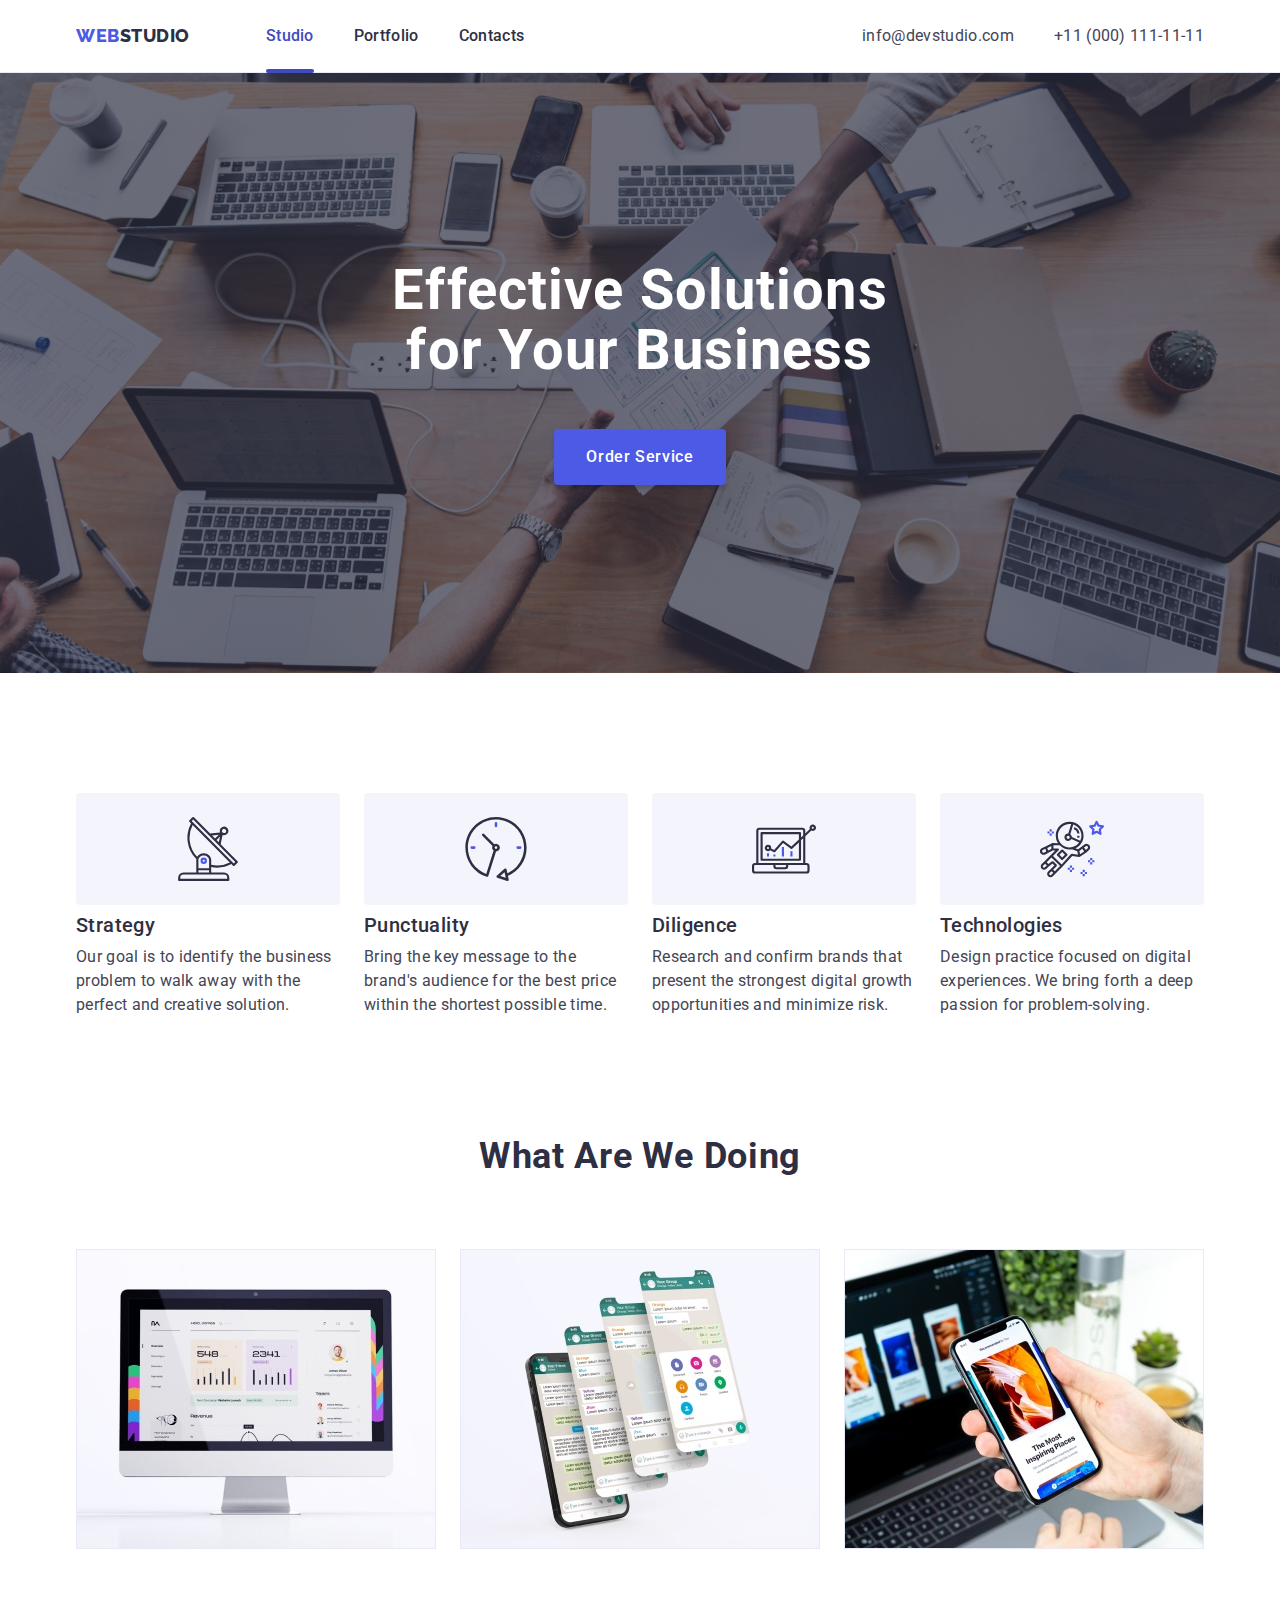
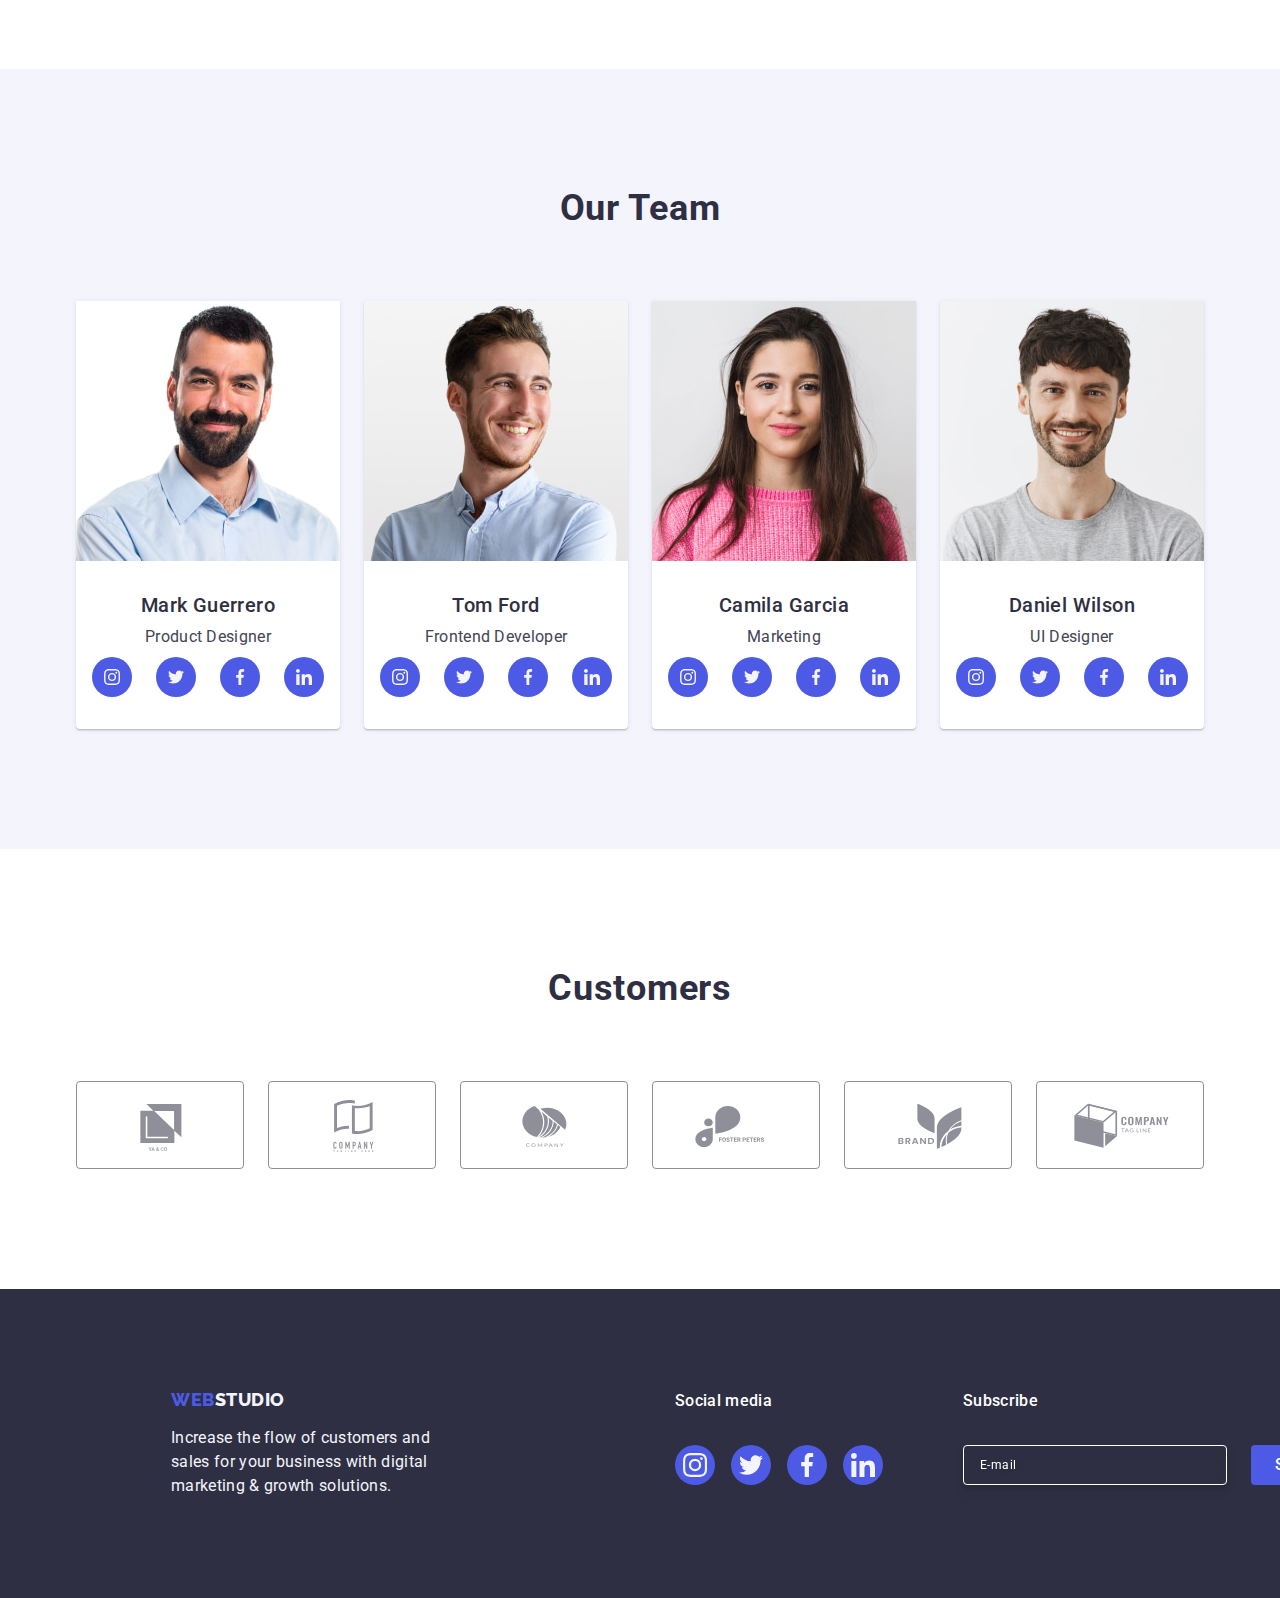
<file: index.html>
<!DOCTYPE html>
<html lang="en">
  <head>
    <meta charset="UTF-8" />
    <meta http-equiv="X-UA-Compatible" content="IE=edge" />
    <meta name="viewport" content="width=device-width, initial-scale=1.0" />
    <title>Web Studio</title>
    <meta name="discription" content="Effective Solutions for Your Business" />
    <!-- Fons -->
    <link rel="preconnect" href="https://fonts.googleapis.com" />
    <link rel="preconnect" href="https://fonts.gstatic.com" crossorigin />
    <link
      href="https://fonts.googleapis.com/css2?family=Raleway:wght@800&family=Roboto:wght@400;500;700;900&display=swap"
      rel="stylesheet"
    />
    <!-- Normalize -->
    <link
      rel="stylesheet"
      href="https://cdn.jsdelivr.net/npm/modern-normalize@2.0.0/modern-normalize.min.css"
    />
    <!-- Castom styles -->
    <link rel="stylesheet" href="./css/styles.css" />
  </head>
  <body class="page">
    <!-- Header section -->
    <header class="header">
      <div class="header-container container">
        <nav class="header-nav">
          <a class="header-logo link" href="./index.html"
            >Web<span class="studio-black">Studio</span></a
          >
          <ul class="list-nav list">
            <li>
              <a class="navigation-link active link" href="./index.html"
                >Studio</a
              >
            </li>
            <li>
              <a class="navigation-link link" href="./portfolio.html"
                >Portfolio</a
              >
            </li>
            <li><a class="navigation-link link" href="">Contacts</a></li>
          </ul>
        </nav>
        <address class="contacts">
          <ul class="address-list list">
            <li>
              <a class="contacts-address link" href="mailto:info@devstudio.com"
                >info@devstudio.com</a
              >
            </li>
            <li>
              <a class="contacts-address link" href="tel:+110001111111"
                >+11 (000) 111-11-11</a
              >
            </li>
          </ul>
        </address>
      </div>
    </header>
    <!-- Main block -->
    <main class="main">
      <!-- Hero section -->
      <section class="hero-section hero-img section">
        <div class="container">
          <h1 class="hero-section-title">
            Effective Solutions for Your Business
          </h1>
          <button class="hero-btn" type="button" data-modal-open>
            Order Service
          </button>
        </div>
      </section>
      <!-- Section 2 -->
      <section class="two-section section">
        <div class="container">
          <h2 class="visually-hidden">Our Portfolio</h2>
          <ul class="two-section-list list">
            <li class="two-section-item">
              <div class="features-icons">
                <svg class="icon" width="64" height="64">
                  <use href="./images/icons.svg#antenna"></use>
                </svg>
              </div>
              <h3 class="two-section-title">Strategy</h3>
              <p class="two-section-paragraph">
                Our goal is to identify the business problem to walk away with
                the perfect and creative solution.
              </p>
            </li>
            <li class="two-section-item">
              <div class="features-icons">
                <svg class="icon" width="64" height="64">
                  <use href="./images/icons.svg#clock"></use>
                </svg>
              </div>
              <h3 class="two-section-title">Punctuality</h3>
              <p class="two-section-paragraph">
                Bring the key message to the brand's audience for the best price
                within the shortest possible time.
              </p>
            </li>
            <li class="two-section-item">
              <div class="features-icons">
                <svg class="icon" width="64" height="64">
                  <use href="./images/icons.svg#diagram"></use>
                </svg>
              </div>
              <h3 class="two-section-title">Diligence</h3>
              <p class="two-section-paragraph">
                Research and confirm brands that present the strongest digital
                growth opportunities and minimize risk.
              </p>
            </li>
            <li class="two-section-item">
              <div class="features-icons">
                <svg class="icon" width="64" height="64">
                  <use href="./images/icons.svg#astronaut"></use>
                </svg>
              </div>
              <h3 class="two-section-title">Technologies</h3>
              <p class="two-section-paragraph">
                Design practice focused on digital experiences. We bring forth a
                deep passion for problem-solving.
              </p>
            </li>
          </ul>
        </div>
      </section>
      <!-- Section 3 -->
      <section class="three-section section">
        <div class="container">
          <h2 class="three-section-title">What are we doing</h2>
          <ul class="card-list-webstudio list">
            <li class="card-item-webstudio card">
              <img
                src="./images/webstudio-images/sec-2/img-1.jpg"
                alt="The Apple monobloc stands frontally"
                width="360"
                height="300"
              />
            </li>
            <li class="card-item-webstudio card">
              <img
                src="./images/webstudio-images/sec-2/img-2.jpg"
                alt="Drop-down screenshots from iPhone"
                width="360"
                height="300"
              />
            </li>
            <li class="card-item-webstudio card">
              <img
                src="./images/webstudio-images/sec-2/img-3.jpg"
                alt="A man holds an iPhone in his right hand"
                width="360"
                height="300"
              />
            </li>
          </ul>
        </div>
      </section>
      <!-- Section 4 -->
      <section class="four-section section">
        <div class="container">
          <h2 class="four-section-title">Our Team</h2>
          <ul class="list">
            <li class="our-team-list card">
              <img
                src="./images/webstudio-images/sec-3/img-1.jpg"
                alt="The man laughs"
                width="264"
                height="260"
              />
              <div class="team-card-content">
                <h3 class="four-section-name">Mark Guerrero</h3>
                <p class="four-section-team">Product Designer</p>
                <ul class="social-networks-list">
                  <li class="social-networks-item">
                    <a
                      class="social-networks-link"
                      href=""
                      aria-label="instagram"
                    >
                      <svg class="social-networks-icons" width="16" height="16">
                        <use href="./images/icons.svg#instagram"></use>
                      </svg>
                    </a>
                  </li>
                  <li class="social-networks-item">
                    <a
                      class="social-networks-link"
                      href=""
                      aria-label="twitter"
                    >
                      <svg class="social-networks-icons" width="16" height="16">
                        <use href="./images/icons.svg#twitter"></use>
                      </svg>
                    </a>
                  </li>
                  <li class="social-networks-item">
                    <a
                      class="social-networks-link"
                      href=""
                      aria-label="facebook"
                    >
                      <svg class="social-networks-icons" width="16" height="16">
                        <use href="./images/icons.svg#facebook"></use>
                      </svg>
                    </a>
                  </li>
                  <li class="social-networks-item">
                    <a
                      class="social-networks-link"
                      href=""
                      aria-label="linkedin"
                    >
                      <svg class="social-networks-icons" width="16" height="16">
                        <use href="./images/icons.svg#linkedin"></use>
                      </svg>
                    </a>
                  </li>
                </ul>
              </div>
            </li>
            <li class="our-team-list card">
              <img
                src="./images/webstudio-images/sec-3/img-2.jpg"
                alt="The man laughs"
                width="264"
                height="260"
              />
              <div class="team-card-content">
                <h3 class="four-section-name">Tom Ford</h3>
                <p class="four-section-team">Frontend Developer</p>
                <ul class="social-networks-list">
                  <li class="social-networks-item">
                    <a
                      class="social-networks-link"
                      href=""
                      aria-label="instagram"
                    >
                      <svg class="social-networks-icons" width="16" height="16">
                        <use href="./images/icons.svg#instagram"></use>
                      </svg>
                    </a>
                  </li>
                  <li class="social-networks-item">
                    <a
                      class="social-networks-link"
                      href=""
                      aria-label="twitter"
                    >
                      <svg class="social-networks-icons" width="16" height="16">
                        <use href="./images/icons.svg#twitter"></use>
                      </svg>
                    </a>
                  </li>
                  <li class="social-networks-item">
                    <a
                      class="social-networks-link"
                      href=""
                      aria-label="facebook"
                    >
                      <svg class="social-networks-icons" width="16" height="16">
                        <use href="./images/icons.svg#facebook"></use>
                      </svg>
                    </a>
                  </li>
                  <li class="social-networks-item">
                    <a
                      class="social-networks-link"
                      href=""
                      aria-label="linkedin"
                    >
                      <svg class="social-networks-icons" width="16" height="16">
                        <use href="./images/icons.svg#linkedin"></use>
                      </svg>
                    </a>
                  </li>
                </ul>
              </div>
            </li>
            <li class="our-team-list card">
              <img
                src="./images/webstudio-images/sec-3/img-3.jpg"
                alt="The woman laughs"
                width="264"
                height="260"
              />
              <div class="team-card-content">
                <h3 class="four-section-name">Camila Garcia</h3>
                <p class="four-section-team">Marketing</p>
                <ul class="social-networks-list">
                  <li class="social-networks-item">
                    <a
                      class="social-networks-link"
                      href=""
                      aria-label="instagram"
                    >
                      <svg class="social-networks-icons" width="16" height="16">
                        <use href="./images/icons.svg#instagram"></use>
                      </svg>
                    </a>
                  </li>
                  <li class="social-networks-item">
                    <a
                      class="social-networks-link"
                      href=""
                      aria-label="twitter"
                    >
                      <svg class="social-networks-icons" width="16" height="16">
                        <use href="./images/icons.svg#twitter"></use>
                      </svg>
                    </a>
                  </li>
                  <li class="social-networks-item">
                    <a
                      class="social-networks-link"
                      href=""
                      aria-label="facebook"
                    >
                      <svg class="social-networks-icons" width="16" height="16">
                        <use href="./images/icons.svg#facebook"></use>
                      </svg>
                    </a>
                  </li>
                  <li class="social-networks-item">
                    <a
                      class="social-networks-link"
                      href=""
                      aria-label="linkedin"
                    >
                      <svg class="social-networks-icons" width="16" height="16">
                        <use href="./images/icons.svg#linkedin"></use>
                      </svg>
                    </a>
                  </li>
                </ul>
              </div>
            </li>
            <li class="our-team-list card">
              <img
                src="./images/webstudio-images/sec-3/img-4.jpg"
                alt="The man laughs"
                width="264"
                height="260"
              />
              <div class="team-card-content">
                <h3 class="four-section-name">Daniel Wilson</h3>
                <p class="four-section-team">UI Designer</p>
                <ul class="social-networks-list">
                  <li class="social-networks-item">
                    <a
                      class="social-networks-link"
                      href=""
                      aria-label="instagram"
                    >
                      <svg class="social-networks-icons" width="16" height="16">
                        <use href="./images/icons.svg#instagram"></use>
                      </svg>
                    </a>
                  </li>
                  <li class="social-networks-item">
                    <a
                      class="social-networks-link"
                      href=""
                      aria-label="twitter"
                    >
                      <svg class="social-networks-icons" width="16" height="16">
                        <use href="./images/icons.svg#twitter"></use>
                      </svg>
                    </a>
                  </li>
                  <li class="social-networks-item">
                    <a
                      class="social-networks-link"
                      href=""
                      aria-label="facebook"
                    >
                      <svg class="social-networks-icons" width="16" height="16">
                        <use href="./images/icons.svg#facebook"></use>
                      </svg>
                    </a>
                  </li>
                  <li class="social-networks-item">
                    <a
                      class="social-networks-link"
                      href=""
                      aria-label="linkedin"
                    >
                      <svg class="social-networks-icons" width="16" height="16">
                        <use href="./images/icons.svg#linkedin"></use>
                      </svg>
                    </a>
                  </li>
                </ul>
              </div>
            </li>
          </ul>
        </div>
      </section>
      <!-- Сlients -->
      <section class="clients-section section">
        <div class="container">
          <h2 class="clients-title">Customers</h2>
          <ul class="clients-list">
            <li class="clients-item">
              <a class="clients-link" href="" aria-label="logo 1">
                <svg class="claiens-icon" width="104" height="56">
                  <use href="./images/icons.svg#customers-logo-1"></use>
                </svg>
              </a>
            </li>
            <li class="clients-item">
              <a class="clients-link" href="" aria-label="logo 2">
                <svg class="claiens-icon" width="104" height="56">
                  <use href="./images/icons.svg#customers-logo-2"></use>
                </svg>
              </a>
            </li>
            <li class="clients-item">
              <a class="clients-link" href="" aria-label="logo 3">
                <svg class="claiens-icon" width="104" height="56">
                  <use href="./images/icons.svg#customers-logo-3"></use>
                </svg>
              </a>
            </li>
            <li class="clients-item">
              <a class="clients-link" href="" aria-label="logo 4">
                <svg class="claiens-icon" width="104" height="56">
                  <use href="./images/icons.svg#customers-logo-4"></use>
                </svg>
              </a>
            </li>
            <li class="clients-item">
              <a class="clients-link" href="" aria-label="logo 5">
                <svg class="claiens-icon" width="104" height="56">
                  <use href="./images/icons.svg#customers-logo-5"></use>
                </svg>
              </a>
            </li>
            <li class="clients-item">
              <a class="clients-link" href="" aria-label="logo 6">
                <svg class="claiens-icon" width="104" height="56">
                  <use href="./images/icons.svg#customers-logo-6"></use>
                </svg>
              </a>
            </li>
          </ul>
        </div>
      </section>
    </main>
    <!-- Footer section -->
    <footer class="footer">
      <div class="footer-container container">
        <div class="footer-logo-container">
          <a href="./index.html" class="logo-text link"
            >Web<span class="studio-cloud">Studio</span></a
          >
          <p class="footer-info">
            Increase the flow of customers and sales for your business with
            digital marketing & growth solutions.
          </p>
        </div>
        <div class="footer-networks">
          <p class="footer-media">Social media</p>
          <ul class="footer-networks-list">
            <li class="footer-networks-item">
              <a class="list-networks" href="" aria-label="instagram">
                <svg class="footer-networks-icons" width="24" height="24">
                  <use href="./images/icons.svg#instagram"></use>
                </svg>
              </a>
            </li>
            <li class="footer-networks-item">
              <a class="list-networks" href="" aria-label="twitter">
                <svg class="footer-networks-icons" width="24" height="24">
                  <use href="./images/icons.svg#twitter"></use>
                </svg>
              </a>
            </li>
            <li class="footer-networks-item">
              <a class="list-networks" href="" aria-label="facebook">
                <svg class="footer-networks-icons" width="24" height="24">
                  <use href="./images/icons.svg#facebook"></use>
                </svg>
              </a>
            </li>
            <li class="footer-networks-item">
              <a class="list-networks" href="" aria-label="linkedin">
                <svg class="footer-networks-icons" width="24" height="24">
                  <use href="./images/icons.svg#linkedin"></use>
                </svg>
              </a>
            </li>
          </ul>
        </div>
        <div class="subscribe-div">
          <p class="footer-media">Subscribe</p>
          <form class="subscribe-form" name="subscribe_form">
            <label class="subscribe-form-label">
              <input
                class="subscribe-form-input"
                type="email"
                name="subscribe-form-email"
                placeholder="E-mail"
              />
            </label>
            <button class="subscribe-btn" type="submit">
              Subscribe
              <svg class="subscribe-form-icon" width="24" height="24">
                <use href="./images/icons.svg#frame"></use>
              </svg>
            </button>
          </form>
        </div>
      </div>
    </footer>
    <div class="backdrop is-hidden" data-modal>
      <div class="modal">
        <button class="modal-btn" type="button" data-modal-close>
          <svg class="modal-icon" width="8" height="8">
            <use href="./images/icons.svg#x-close"></use>
          </svg>
        </button>
        <p class="modal-caption">
          Leave your contacts and we will call you back
        </p>
        <form class="modal-form" name="review_form">
          <div class="modal-form-div">
            <label for="user-name" class="modal-form-field">Name</label>
            <div class="input-field">
              <input
                id="user-name"
                class="modal-form-input"
                type="text"
                name="user-name"
              />
              <svg class="modal-form-icon" width="18" height="24">
                <use href="./images/icons.svg#person-black"></use>
              </svg>
            </div>
          </div>
          <div class="modal-form-div">
            <label class="modal-form-field">Phone</label>
            <div class="input-field">
              <input
                class="modal-form-input"
                type="tel"
                name="user_phone"
                id="user_phone"
              />
              <svg class="modal-form-icon" width="18" height="24">
                <use href="./images/icons.svg#phone-black"></use>
              </svg>
            </div>
          </div>
          <div class="modal-form-div">
            <label class="modal-form-field" for="user_email">Email</label>
            <div class="input-field">
              <input
                class="modal-form-input"
                type="email"
                name="user_email"
                id="user_email"
              />
              <svg class="modal-form-icon" width="18" height="24">
                <use href="./images/icons.svg#email-black"></use>
              </svg>
            </div>
          </div>
          <div class="modal-form-div">
            <label class="modal-form-field" for="user-comment">Comment</label>
            <textarea
              id="user-comment"
              name="user-comment"
              class="modal-form-comment"
              placeholder="Text input"
            ></textarea>
          </div>
          <div class="checkbox-container">
            <input
              class="modal-form-checkbox visually-hidden"
              type="checkbox"
              name="user-privacy"
              id="user-privacy"
              value="true"
            />
            <label for="user-privacy" class="pp-text">
              <span class="modal-form-custom-checkbox">
                <svg class="modal-form-checkbox-icon" width="10" height="8">
                  <use href="./images/icons.svg#vector"></use>
                </svg>
              </span>
              I accept the terms and conditions of the
              <a class="modal-form-link" href="#">Privacy Policy</a>
            </label>
          </div>
          <button class="hero-btn" type="submit">Send</button>
        </form>
      </div>
    </div>
    <script src="./js/modal.js"></script>
  </body>
</html>
</file>
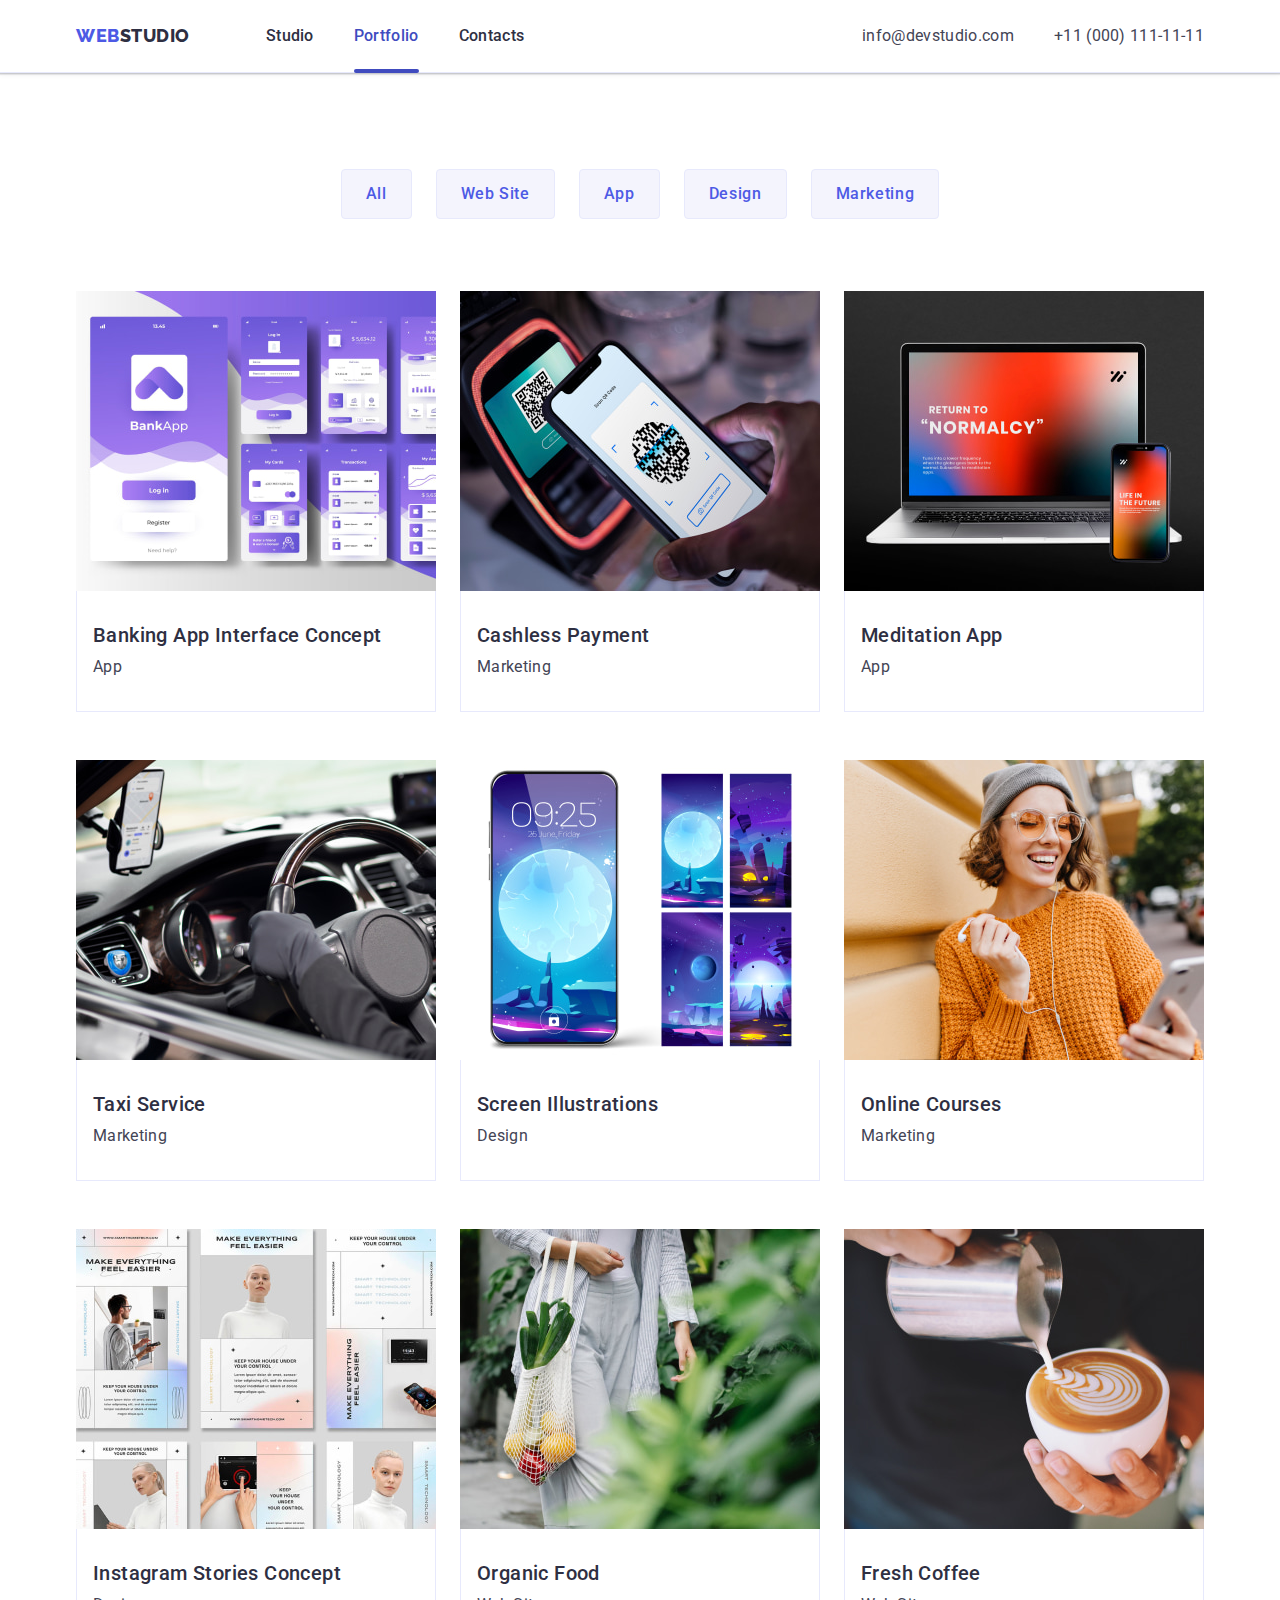
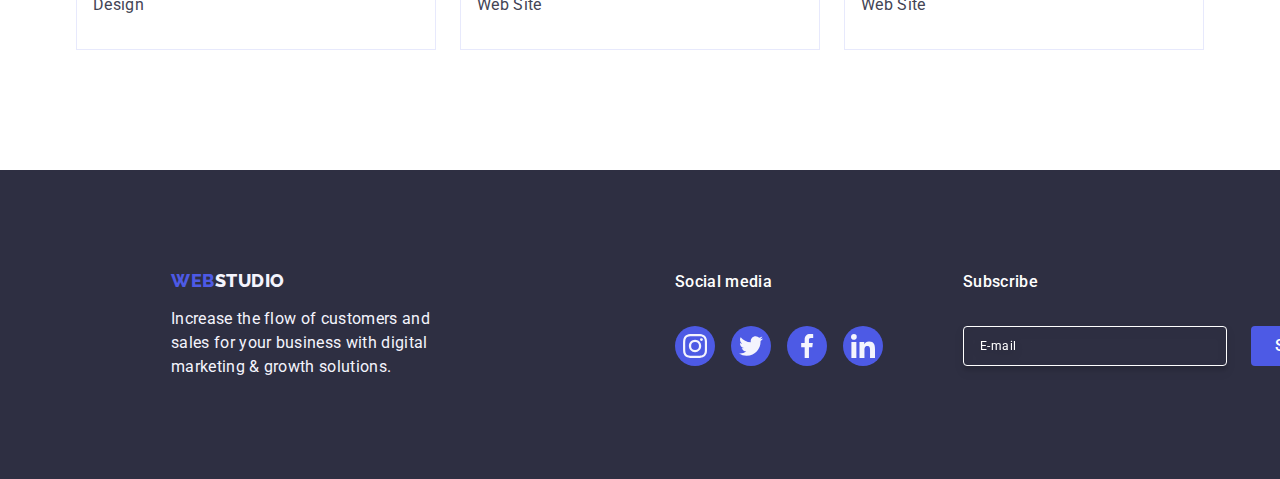
<file: portfolio.html>
<!DOCTYPE html>
<html lang="en">
  <head>
    <meta charset="UTF-8" />
    <meta name="viewport" content="width=device-width, initial-scale=1.0" />
    <title>Portfolio</title>
    <!-- Fons -->
    <link rel="preconnect" href="https://fonts.googleapis.com" />
    <link rel="preconnect" href="https://fonts.gstatic.com" crossorigin />
    <link
      href="https://fonts.googleapis.com/css2?family=Raleway:wght@800&family=Roboto:wght@400;500;700;900&display=swap"
      rel="stylesheet"
    />
    <!-- Normalize -->
    <link
      rel="stylesheet"
      href="https://cdn.jsdelivr.net/npm/modern-normalize@2.0.0/modern-normalize.min.css"
    />
    <!-- Castom styles -->
    <link rel="stylesheet" href="./css/styles.css" />
  </head>
  <body>
    <!-- Header section -->
    <header class="header">
      <div class="header-container container">
        <nav class="header-nav">
          <a class="header-logo header-link link" href="./index.html"
            >Web<span class="studio-black">Studio</span></a
          >
          <ul class="list-nav list">
            <li>
              <a class="navigation-link link" href="./index.html">Studio</a>
            </li>
            <li>
              <a class="navigation-link active link" href="./portfolio.html"
                >Portfolio</a
              >
            </li>
            <li><a class="navigation-link link" href="">Contacts</a></li>
          </ul>
        </nav>
        <address class="contacts">
          <ul class="address-list list">
            <li>
              <a class="contacts-address link" href="mailto:info@devstudio.com"
                >info@devstudio.com</a
              >
            </li>
            <li>
              <a class="contacts-address link" href="tel:+110001111111"
                >+11 (000) 111-11-11</a
              >
            </li>
          </ul>
        </address>
      </div>
    </header>
    <!-- Main block -->
    <main>
      <!--Section 1  -->
      <section class="section-btn section">
        <div class="container-card container">
          <h1 class="visually-hidden">Our Portfolio</h1>
          <ul class="portfolio-btn-list list">
            <li class="card">
              <button class="portfolio-btn" type="button">All</button>
            </li>
            <li class="card">
              <button class="portfolio-btn" type="button">Web Site</button>
            </li>
            <li class="card">
              <button class="portfolio-btn" type="button">App</button>
            </li>
            <li class="card">
              <button class="portfolio-btn" type="button">Design</button>
            </li>
            <li class="card">
              <button class="portfolio-btn" type="button">Marketing</button>
            </li>
          </ul>
          <ul class="portfolio-card list">
            <li class="portfolio-item">
              <a class="portfolio-link link-box link" href="">
                <div class="portfolio-wrapper">
                  <img
                    src="./images/portfolio-images/sec-3/img-1.jpg"
                    alt="Several screenshots showing the website registration menu."
                    width="360"
                    height="300"
                  />
                  <p class="overlay-text overlay">
                    14 Stylish and User-Friendly App Design Concepts · Task
                    Manager App · Calorie Tracker App · Exotic Fruit Ecommerce
                    App · Cloud Storage App
                  </p>
                </div>
                <div class="portfolio-page-card-content">
                  <h2 class="services">Banking App Interface Concept</h2>
                  <p class="occupation">App</p>
                </div>
              </a>
            </li>
            <li class="portfolio-item">
              <a class="portfolio-link link-box link" href="">
                <div class="portfolio-wrapper">
                  <img
                    src="./images/portfolio-images/sec-3/img-2.jpg"
                    alt="A person with an iPhone in his right hand is scanning a QR code"
                    width="360"
                    height="300"
                  />
                  <p class="overlay-text overlay">
                    14 Stylish and User-Friendly App Design Concepts · Task
                    Manager App · Calorie Tracker App · Exotic Fruit Ecommerce
                    App · Cloud Storage App
                  </p>
                </div>
                <div class="portfolio-page-card-content">
                  <h2 class="services">Cashless Payment</h2>
                  <p class="occupation">Marketing</p>
                </div>
              </a>
            </li>
            <li class="portfolio-item">
              <a class="portfolio-link link-box link" href="">
                <div class="portfolio-wrapper">
                  <img
                    src="./images/portfolio-images/sec-3/img-3.jpg"
                    alt="A MacBook and an iPhone with the company's logo on it."
                    width="360"
                    height="300"
                  />
                  <p class="overlay-text overlay">
                    14 Stylish and User-Friendly App Design Concepts · Task
                    Manager App · Calorie Tracker App · Exotic Fruit Ecommerce
                    App · Cloud Storage App
                  </p>
                </div>
                <div class="portfolio-page-card-content">
                  <h2 class="services">Meditation App</h2>
                  <p class="occupation">App</p>
                </div>
              </a>
            </li>
            <li class="portfolio-item">
              <a class="portfolio-link link-box link" href="">
                <div class="portfolio-wrapper">
                  <img
                    src="./images/portfolio-images/sec-4/img-1.jpg"
                    alt="A man in black gloves is driving a black car."
                    width="360"
                    height="300"
                  />
                  <p class="overlay-text overlay">
                    14 Stylish and User-Friendly App Design Concepts · Task
                    Manager App · Calorie Tracker App · Exotic Fruit Ecommerce
                    App · Cloud Storage App
                  </p>
                </div>
                <div class="portfolio-page-card-content">
                  <h2 class="services">Taxi Service</h2>
                  <p class="occupation">Marketing</p>
                </div>
              </a>
            </li>
            <li class="portfolio-item">
              <a class="portfolio-link link-box link" href="">
                <div class="portfolio-wrapper">
                  <img
                    src="./images/portfolio-images/sec-4/img-2.jpg"
                    alt="A smartphone on the screen of which the main page and several separate screenshots are displayed."
                    width="360"
                    height="300"
                  />
                  <p class="overlay-text overlay">
                    14 Stylish and User-Friendly App Design Concepts · Task
                    Manager App · Calorie Tracker App · Exotic Fruit Ecommerce
                    App · Cloud Storage App
                  </p>
                </div>
                <div class="portfolio-page-card-content">
                  <h2 class="services">Screen Illustrations</h2>
                  <p class="occupation">Design</p>
                </div>
              </a>
            </li>
            <li class="portfolio-item">
              <a class="portfolio-link link-box link" href="">
                <div class="portfolio-wrapper">
                  <img
                    src="./images/portfolio-images/sec-4/img-3.jpg"
                    alt="A girl in an orange sweater, a gray hat and glasses is listening to music and smiling."
                    width="360"
                    height="300"
                  />
                  <p class="overlay-text overlay">
                    14 Stylish and User-Friendly App Design Concepts · Task
                    Manager App · Calorie Tracker App · Exotic Fruit Ecommerce
                    App · Cloud Storage App
                  </p>
                </div>
                <div class="portfolio-page-card-content">
                  <h2 class="services">Online Courses</h2>
                  <p class="occupation">Marketing</p>
                </div>
              </a>
            </li>
            <li class="portfolio-item">
              <a class="portfolio-link link-box link" href="">
                <div class="portfolio-wrapper">
                  <img
                    src="./images/portfolio-images/sec-5/img-2.jpg"
                    alt="Six screenshots depicting a man and two women on a white background."
                    width="360"
                    height="300"
                  />
                  <p class="overlay-text overlay">
                    14 Stylish and User-Friendly App Design Concepts · Task
                    Manager App · Calorie Tracker App · Exotic Fruit Ecommerce
                    App · Cloud Storage App
                  </p>
                </div>
                <div class="portfolio-page-card-content">
                  <h2 class="services">Instagram Stories Concept</h2>
                  <p class="occupation">Design</p>
                </div>
              </a>
            </li>
            <li class="portfolio-item">
              <a class="portfolio-link link-box link" href="">
                <div class="portfolio-wrapper">
                  <img
                    src="./images/portfolio-images/sec-5/img-1.jpg"
                    alt="A woman in a gray dress carries a bag with fruits and vegetables."
                    width="360"
                    height="300"
                  />
                  <p class="overlay-text overlay">
                    14 Stylish and User-Friendly App Design Concepts · Task
                    Manager App · Calorie Tracker App · Exotic Fruit Ecommerce
                    App · Cloud Storage App
                  </p>
                </div>
                <div class="portfolio-page-card-content">
                  <h2 class="services">Organic Food</h2>
                  <p class="occupation">Web Site</p>
                </div>
              </a>
            </li>
            <li class="portfolio-item">
              <a class="portfolio-link link-box link" href="">
                <div class="portfolio-wrapper">
                  <img
                    src="./images/portfolio-images/sec-5/img-3.jpg"
                    alt="The man holds a cup of coffee in his hand and adds cream to it."
                    width="360"
                    height="300"
                  />
                  <p class="overlay-text overlay">
                    14 Stylish and User-Friendly App Design Concepts · Task
                    Manager App · Calorie Tracker App · Exotic Fruit Ecommerce
                    App · Cloud Storage App
                  </p>
                </div>
                <div class="portfolio-page-card-content">
                  <h2 class="services">Fresh Coffee</h2>
                  <p class="occupation">Web Site</p>
                </div>
              </a>
            </li>
          </ul>
        </div>
      </section>
    </main>
    <!-- Footer section -->
    <footer class="footer">
      <div class="footer-container container">
        <div class="footer-logo-container">
          <a href="./index.html" class="logo-text link"
            >Web<span class="studio-cloud">Studio</span></a
          >
          <p class="footer-info">
            Increase the flow of customers and sales for your business with
            digital marketing & growth solutions.
          </p>
        </div>
        <div class="footer-networks">
          <p class="footer-media">Social media</p>
          <ul class="footer-networks-list">
            <li class="footer-networks-item">
              <a class="list-networks" href="" aria-label="instagram">
                <svg class="footer-networks-icons" width="24" height="24">
                  <use href="./images/icons.svg#instagram"></use>
                </svg>
              </a>
            </li>
            <li class="footer-networks-item">
              <a class="list-networks" href="" aria-label="twitter">
                <svg class="footer-networks-icons" width="24" height="24">
                  <use href="./images/icons.svg#twitter"></use>
                </svg>
              </a>
            </li>
            <li class="footer-networks-item">
              <a class="list-networks" href="" aria-label="facebook">
                <svg class="footer-networks-icons" width="24" height="24">
                  <use href="./images/icons.svg#facebook"></use>
                </svg>
              </a>
            </li>
            <li class="footer-networks-item">
              <a class="list-networks" href="" aria-label="linkedin">
                <svg class="footer-networks-icons" width="24" height="24">
                  <use href="./images/icons.svg#linkedin"></use>
                </svg>
              </a>
            </li>
          </ul>
        </div>
        <div class="subscribe-div">
          <p class="footer-media">Subscribe</p>
          <form class="subscribe-form" name="subscribe_form">
            <label class="subscribe-form-label">
              <input
                class="subscribe-form-input"
                type="email"
                name="subscribe-form-email"
                placeholder="E-mail"
              />
            </label>
            <button class="subscribe-btn" type="submit">
              Subscribe
              <svg class="subscribe-form-icon" width="24" height="24">
                <use href="./images/icons.svg#frame"></use>
              </svg>
            </button>
          </form>
        </div>
      </div>
    </footer>
  </body>
</html>
</file>
<file: css/styles.css>
:root {
  --main-dark-cl: #2e2f42;
  --main-black-cl: #434455;
  --our-team-bg: #ffffff;
  --logo-accent-cl: #4d5ae5;
  --title-accent-cl: #404bbf;
  --cloud-cl: #f4f4fd;
  --header-border-cl: #e7e9fc;
  --clients-border: #8e8f99;
  --modal-bagraund: #fcfcfc;
  --modal-windov-bg: rgba(46, 47, 66, 0.4);
  --footer-networks-activ: #31d0aa;
}
/* Common styles */
body {
  font-family: "Roboto", sans-serif;
  font-size: 16px;
  color: var(--main-black-cl);
  background-color: var(--our-team-bg);
}
img {
  display: block;
  max-width: 100%;
  height: auto;
}
/* Base styles */
.header-container {
  justify-content: space-between;
  display: flex;
  align-items: center;
}
.conacts {
  display: flex;
  align-items: center;
}
.list {
  display: flex;
  align-items: center;
  gap: 24px;
}
.navigation {
  display: block;
  padding-top: 24px;
  padding-bottom: 24px;
}
.list-nav {
  display: flex;
  align-items: center;
  gap: 40px;
  text-align: center;
}
.address-list {
  display: flex;
  gap: 40px;
  justify-content: flex-end;
  align-items: center;
}
.two-section-item {
  flex-basis: calc((100% - 3 * 24px) / 4);
}
.two-section-list {
  display: flex;
  gap: 24px;
}
.two-section {
  padding: 120px 0;
}
.section {
  padding-bottom: 120px;
}
.container {
  max-width: 1158px;
  margin: 0 auto;
  padding: 0 15px;
}
.header {
  border-bottom: 1px solid #e7e9fc;
  background-color: var(--our-team-bg);
  box-shadow: 0px 2px 1px rgba(46, 47, 66, 0.08),
    0px 1px 1px rgba(46, 47, 66, 0.16), 0px 1px 6px rgba(46, 47, 66, 0.08);
}
.hero-section-title {
  max-width: 496px;
  margin: 0 auto;
  text-align: center;
  margin-bottom: 48px;
  font-size: 56px;
  font-weight: 496px;
  line-height: 1.07;
  letter-spacing: 0.02em;
}

.three-section {
}

.four-section {
  padding-top: 120px;
  padding-bottom: 120px;
  background-color: var(--cloud-cl);
}

/* Reset */
h1,
h2,
h3,
h4,
h5,
h6,
p {
  margin: 0;
}
link,
ul,
ol {
  list-style: none;
}
ul,
ol {
  list-style: none;
  margin: 0;
  padding: 0;
}
.link {
  text-decoration: none;
  display: block;
}
a {
  text-decoration: none;
  color: currentColor;
}
button {
  font-family: inherit;
  cursor: pointer;
}
.header-nav {
  display: flex;
  align-items: center;
}
.header-logo {
  font-family: "Raleway", sans-serif;
  font-style: normal;
  font-weight: 800;
  font-size: 18px;
  line-height: 1.17;
  letter-spacing: 0.03em;
  color: var(--logo-accent-cl);
  text-transform: uppercase;
  margin-right: 76px;
}
.header-link {
  display: block;
  padding-top: 24px;
  padding-bottom: 24px;
}
.studio-black {
  color: var(--main-dark-cl);
}
/* Header-nav-list */
.header-logo link {
  line-height: 1.5;
}
.navigation:hover,
.navigation:focus {
  color: var(--title-accent-cl);
}
.navigation-link {
  position: relative;
  font-weight: 500;
  font-size: 16px;
  line-height: 1.5;
  letter-spacing: 0.02em;
  color: var(--main-dark-cl);
  padding-top: 24px;
  padding-bottom: 24px;
  display: block;
  transition: color 250ms cubic-bezier(0.4, 0, 0.2, 1);
}
.active {
  color: var(--title-accent-cl);
}

.navigation-link:hover,
.navigation-link:focus {
  color: var(--title-accent-cl);
}

.navigation-link.active::after {
  content: "";
  display: block;
  width: 100%;
  height: 4px;
  border-radius: 2px;
  background-color: var(--title-accent-cl);
  position: absolute;
  bottom: 0;
  left: 0;
  bottom: -1px;
}
/* Conacts */
.contacts {
  font-style: normal;
}
.contacts-address:hover,
.contacts-address:focus {
  color: var(--title-accent-cl);
}
.contacts-address {
  font-family: "Roboto", sans-serif;
  font-style: normal;
  font-weight: 400;
  font-size: 16px;
  line-height: 1.5;
  letter-spacing: 0.02em;
  color: var(--main-black-cl);
  display: block;
  padding-top: 24px;
  padding-bottom: 24px;
  transition: color 250ms cubic-bezier(0.4, 0, 0.2, 1);
}
.hero-section {
  font-family: "Roboto", sans-serif;
  font-style: normal;
  font-weight: 700;
  font-size: 56px;
  line-height: 1.07;
  letter-spacing: 0.02em;
  color: #ffffff;
  background-color: var(--main-dark-cl);
  padding: 188px 0;
}

.hero-img {
  max-width: 1440px;
  margin: 0 auto;
  background-image: linear-gradient(
      to bottom,
      rgba(46, 47, 66, 0.7),
      rgba(46, 47, 66, 0.7)
    ),
    url(../images/webstudio-images/hero-sec/hero-img.jpg);
  background-repeat: no-repeat;
  background-position: center;
  background-size: cover;
}

.hero-btn {
  font-family: "Roboto", sans-serif;
  font-style: normal;
  font-weight: 500;
  font-size: 16px;
  line-height: 1.5;
  letter-spacing: 0.04em;
  color: var(--our-team-bg);
  background: var(--logo-accent-cl);
  cursor: pointer;
  display: block;
  margin: 0 auto;
  padding: 16px 32px;
  box-shadow: 0px 4px 4px rgba(0, 0, 0, 0.15);
  border-radius: 4px;
  min-height: 56px;
  min-width: 169px;
  border: none;
  transition: background-color 250ms cubic-bezier(0.4, 0, 0.2, 1);
}

.hero-btn:hover,
.hero-btn:focus {
  background: #404bbf;
}
.two-section-title {
  font-weight: 500;
  font-size: 20px;
  line-height: 1.2;
  letter-spacing: 0.02em;
  color: var(--main-dark-cl);
  margin-bottom: 8px;
}
.two-section-paragraph {
  font-size: 16px;
  line-height: 1.5;
  letter-spacing: 0.02em;
  color: var(--main-black-cl);
}

.three-section-title {
  font-weight: 700;
  font-size: 36px;
  line-height: 1.11;
  letter-spacing: 0.02em;
  text-transform: capitalize;
  color: var(--main-dark-cl);
  text-align: center;
}
.three-section-title {
  margin-bottom: 72px;
  gap: 24px;
}
.card-list-webstudio {
  display: flex;
  flex-wrap: wrap;
}
.card-item-webstudio {
  width: calc((100% - 24px * 2) / 3);
}
.four-section-title {
  font-family: "Roboto", sans-serif;
  font-style: normal;
  font-weight: 700;
  font-size: 36px;
  line-height: 1.11;
  letter-spacing: 0.02em;
  text-transform: capitalize;
  color: var(--main-dark-cl);
  text-align: center;
  margin-bottom: 72px;
}

.four-section-name {
  font-weight: 500;
  font-size: 20px;
  line-height: 1.2;
  letter-spacing: 0.02em;
  color: var(--main-dark-cl);
}
.four-section-name {
  margin-bottom: 8px;
}
.four-section-team {
  font-size: 16px;
  line-height: 1.5;
  letter-spacing: 0.02em;
  text-align: center;
  margin-bottom: 8px;
  color: var(--main-black-cl);
}
.team-card-content {
  text-align: center;
  padding: 32px 0;
}

.our-team-list {
  background-color: var(--our-team-bg);
  flex-basis: calc((100% - 3 * 24px) / 4);
  box-shadow: 0px 1px 6px rgba(46, 47, 66, 0.08),
    0px 1px 1px rgba(46, 47, 66, 0.16), 0px 2px 1px rgba(46, 47, 66, 0.08);
  border-radius: 0px 0px 4px 4px;
}

.logo-text {
  font-family: "Raleway", sans-serif;
  font-style: normal;
  font-weight: 800;
  font-size: 18px;
  line-height: 1.17;
  letter-spacing: 0.03em;
  display: inline-block;
  margin-bottom: 16px;
  text-transform: uppercase;
  color: var(--logo-accent-cl);
}

.footer {
  background-color: var(--main-dark-cl);
  padding: 100px 0;
}

.footer-container {
  display: flex;
  align-items: baseline;
  margin-left: 156px;
}

.footer-info {
  font-size: 16px;
  line-height: 1.5;
  letter-spacing: 0.02em;
  color: var(--cloud-cl);
  display: flex;
  width: 264px;
  flex-direction: column;
  flex-shrink: 0;
}
.studio-cloud {
  color: var(--cloud-cl);
}
.portfolio-btn {
  font-family: "Roboto", sans-serif;
  font-style: normal;
  font-weight: 500;
  font-size: 16px;
  line-height: 1.5;
  letter-spacing: 0.04em;
  color: #4d5ae5;
  background-color: var(--cloud-cl);
  cursor: pointer;
  color: var(--logo-accent-cl);
  cursor: pointer;
  padding: 12px 24px;
  border-radius: 4px;
  border: 1px solid var(--header-border-cl);

  transition: color 250ms cubic-bezier(0.4, 0, 0.2, 1),
    background-color 250ms cubic-bezier(0.4, 0, 0.2, 1),
    border-color 250ms cubic-bezier(0.4, 0, 0.2, 1),
    box-shadow 250ms cubic-bezier(0.4, 0, 0.2, 1);
}
.portfolio-btn:hover,
.portfolio-btn:focus {
  background-color: var(--title-accent-cl);
  color: var(--our-team-bg);
  border: 1px solid transparent;
  box-shadow: 0px 3px 1px rgba(0, 0, 0, 0.1), 0px 2px 1px rgba(0, 0, 0, 0.08),
    0px 2px 2px rgba(0, 0, 0, 0.12);
}
.portfolio-card {
  display: flex;
  flex-wrap: wrap;
  gap: 48px 24px;
}
.portfolio-item {
  width: calc((100% - 2 * 24px) / 3);
  position: relative;
  overflow: hidden;
  transition: box-shadow 250ms cubic-bezier(0.4, 0, 0.2, 1);
}
.visually-hidden {
  position: absolute;
  width: 1px;
  height: 1px;
  margin: -1px;
  border: 0;
  padding: 0;
  white-space: nowrap;
  clip-path: inset(100%);
  clip: rect(0 0 0 0);
  overflow: hidden;
}

.portfolio-btn-list {
  display: flex;
  justify-content: center;
  align-items: center;
  margin: 0 auto 72px;
}
.portfolio-page-card-content {
  padding: 32px 16px;
  border: 1px solid var(--header-border-cl);
  border-top: none;
}

.services {
  font-weight: 500;
  font-size: 20px;
  line-height: 1.2;
  letter-spacing: 0.02em;
  color: var(--main-dark-cl);
}
.services {
  margin-bottom: 8px;
}
.occupation {
  font-size: 16px;
  line-height: 1.5;
  letter-spacing: 0.02em;
  color: var(--main-black-cl);
}
.section-btn {
  padding-top: 96px;
  padding-bottom: 120px;
}
.container-card {
  border-top: none;
}

/* Clients */

.clients-section {
  padding: 120px 0;
}

.clients-title {
  color: var(--main-dark-cl);
  font-size: 36px;
  text-align: center;
  line-height: 1.11;
  font-weight: 700;
  letter-spacing: 0.02em;
  text-transform: capitalize;
  margin-bottom: 72px;
}

.clients-item {
  width: 168px;
  height: 88px;
  transition: border-color 250ms cubic-bezier(0.4, 0, 0.2, 1),
    color 250ms cubic-bezier(0.4, 0, 0.2, 1);
}

.clients-list {
  display: flex;
  justify-content: center;
  gap: 24px;
}
.claiens-icon {
  fill: currentColor;
}
.clients-link {
  display: flex;
  justify-content: center;
  align-items: center;

  width: 168px;
  height: 88px;

  border-radius: 4px;
  border: 1px solid var(--clients-border);
  color: var(--clients-border);

  transition: border-color 250ms cubic-bezier(0.4, 0, 0.2, 1),
    color 250ms cubic-bezier(0.4, 0, 0.2, 1);
}

.clients-link:hover,
.clients-link:focus {
  color: var(--title-accent-cl);
  border-color: var(--title-accent-cl);
}

/* Modal styles */

.backdrop {
  position: fixed;
  top: 0;
  left: 0;

  width: 100%;
  height: 100%;

  background: var(--modal-windov-bg);

  transition: opacity 250ms cubic-bezier(0.4, 0, 0.2, 1),
    visibility 250ms cubic-bezier(0.4, 0, 0.2, 1);
}

.backdrop.is-hidden .modal {
  opacity: 0;
  transform: translateX(-50%) translateY(-50%);
}

.backdrop.is-hidden {
  opacity: 0;
  visibility: hidden;
  pointer-events: none;
}

.modal {
  position: absolute;
  top: 50%;
  left: 50%;
  padding: 72px 24px 24px 24px;

  transform: translate(-50%, -50%) scale(1);

  width: 408px;
  min-height: 584px;
  box-shadow: 0px 1px 1px rgba(0, 0, 0, 0.14), 0px 1px 3px rgba(0, 0, 0, 0.12),
    0px 2px 1px rgba(0, 0, 0, 0.2);

  border-radius: 4px;
  background-color: var(--modal-bagraund);

  transition: transform 250ms cubic-bezier(0.4, 0, 0.2, 1);
}

.modal-btn {
  position: absolute;
  top: 24px;
  right: 24px;

  display: flex;
  align-items: center;
  justify-content: center;

  width: 24px;
  height: 24px;
  padding: 0;
  border: 1px solid rgba(0, 0, 0, 0.1);

  cursor: pointer;
  fill: var(--header-border-cl);

  border: 1px solid rgba(0, 0, 0, 0.1);
  border-radius: 50%;
  background-color: var(--header-border-cl);
  transition: background-color 250ms cubic-bezier(0.4, 0, 0.2, 1),
    border 250ms cubic-bezier(0.4, 0, 0.2, 1);
  color: 250ms cubic-bezier(0.4, 0, 0.2, 1);
}
.modal-btn:hover,
.modal-btn:focus {
  background-color: var(--title-accent-cl);
  color: var(--cloud-cl);
  border: none;
}

.modal-icon {
  stroke: var(--main-dark-cl);
  width: 8px;
  height: 8px;
  transition: fill 250ms cubic-bezier(0.4, 0, 0.2, 1);
}

.modal-btn:hover .modal-icon,
.modal-btn:focus .modal-icon {
  fill: var(--our-team-bg);
}

.modal-icon:hover,
.modal-icon:focus {
  fill: var(--our-team-bg);
}

/* Owerlay */
.portfolio-wrapper {
  display: flex;
  padding: 0;
  cursor: pointer;
  position: relative;
  overflow: hidden;
}

.portfolio-item:hover .overlay {
  transform: translateY(0);
  transition: transform 250ms cubic-bezier(0.4, 0, 0.2, 1);
}

.portfolio-item:hover,
.portfolio-item:focus {
  box-shadow: 0px 1px 6px rgba(46, 47, 66, 0.08),
    0px 1px 1px rgba(46, 47, 66, 0.16), 0px 2px 1px rgba(46, 47, 66, 0.08);
}

.link-box {
  transition: box-shadow 250ms cubic-bezier(0.4, 0, 0.2, 1);
}

.link-box:hover,
.link-box:focus {
  box-shadow: 0px 1px 6px rgba(46, 47, 66, 0.08),
    0px 1px 1px rgba(46, 47, 66, 0.16), 0px 2px 1px rgba(46, 47, 66, 0.08);
}

.overlay {
  position: absolute;
  top: 0;
  left: 0;
  width: 100%;
  height: 100%;
  transform: translateY(100%);
  transition: transform 250ms cubic-bezier(0.4, 0, 0.2, 1);
}
.overlay-text {
  color: var(--cloud-cl);
  font-size: 16px;
  font-style: normal;
  font-weight: 400;
  line-height: 1.5;
  letter-spacing: 0.32px;
  background-color: var(--logo-accent-cl);
  padding: 40px 32px;
}

/* Features-icons */

.features-icons {
  padding: 24px 100px;
  border-radius: 4px;
  background: var(--cloud-cl);
  margin-bottom: 8px;
  display: flex;
  align-items: center;
  justify-content: center;
  height: 112px;
}

.icon {
}

/* Social networks */

.social-networks-list {
  display: flex;
  align-items: center;
  justify-content: center;
  gap: 24px;
}

.social-networks-item {
  width: 40px;
  height: 40px;
  transition: background-color 250ms cubic-bezier(0.4, 0, 0.2, 1);
}

.social-networks-link {
  display: flex;
  justify-content: center;
  align-items: center;
  transition: background-color 250ms cubic-bezier(0.4, 0, 0.2, 1);
  background-color: var(--logo-accent-cl);
  width: 100%;
  padding: 12px;
  border-radius: 50%;
  color: var(--clients-border);
}

.social-networks-link:hover,
.social-networks-link:focus {
  background-color: var(--title-accent-cl);
  color: var(--title-accent-cl);
  border-color: var(--title-accent-cl);
}

.social-networks-icons {
  fill: var(--cloud-cl);
}
/* Footer networks */

.footer-media {
  color: var(--our-team-bg);
  font-size: 16px;
  font-style: normal;
  font-weight: 500;
  line-height: 1.5;
  letter-spacing: 0.02em;
}

/* Footer networks */

.footer-logo-container {
  margin-right: 120px;
}

.footer-networks {
  display: flex;
  flex-direction: column;
  gap: 16px;
  max-width: 692px;
  margin-left: 120px;
}
.footer-media {
  color: var(--our-team-bg);
  font-size: 16px;
  font-style: normal;
  font-weight: 500;
  line-height: 1.5;
  letter-spacing: 0.32px;
  margin-bottom: 16px;
}
.footer-networks-list {
  display: flex;
  gap: 16px;
}
.footer-networks-item {
  width: 40px;
  height: 40px;
}
.list-networks {
  display: flex;
  justify-content: center;
  align-items: center;
  background-color: var(--logo-accent-cl);
  fill: currentColor;
  width: 100%;
  height: 100%;
  padding: 8px;
  border-radius: 50%;
  transition: background-color 250ms cubic-bezier(0.4, 0, 0.2, 1);
}
.list-networks:hover,
.list-networks:focus {
  background-color: var(--footer-networks-activ);
}

.footer-networks-icons {
  width: 24px;
  height: 24px;
  fill: var(--cloud-cl);
}

.portfolio-link:hover .overlay,
.portfolio-link:focus .overlay {
  transform: translateY(0);
}
/* Modal 2 */

.modal-caption {
  display: block;
  width: 360px;
  color: var(--main-dark-cl);
  text-align: center;
  font-size: 16px;
  font-style: normal;
  font-weight: 500;
  line-height: 1.5;
  letter-spacing: 0.32px;
  margin-bottom: 16px;
}
.modal-form {
}
/* .modal-form-field {
  display: block;
  margin-bottom: 16px;
} */

.modal-form-field {
  display: block;
  font-size: 12px;
  line-height: 1.17;
  letter-spacing: 0.48px;
  margin-bottom: 4px;
  color: var(--clients-border);
}

.modal-form-div:nth-child(4) {
  margin-bottom: 16px;
}

.input-field {
  position: relative;
}

.modal-form-label {
  display: block;
  margin-bottom: 4px;
  color: var(--clients-border);
  font-size: 12px;
  font-style: normal;
  line-height: 1.16;
  letter-spacing: 0.48px;
}
.modal-form-input {
  width: 100%;
  height: 40px;
  padding-left: 38px;
  border-radius: 4px;
  outline: transparent;
  background-color: transparent;
  appearance: none;
  color: var(--main-black-cl);
  transition: border-color 250ms cubic-bezier(0.4, 0, 0.2, 1);
  border: 1px solid var(--modal-windov-bg);
}

.checkbox-container {
  margin-bottom: 24px;
  display: flex;
  flex-direction: row;
  align-items: center;
  font-size: 12px;
  line-height: 14px;
}

.modal-form-input:focus {
  border-color: var(--logo-accent-cl);
}

.modal-form-input:focus + .modal-form-icon {
  fill: var(--logo-accent-cl);
}

.modal-form-icon {
  position: absolute;
  left: 16px;
  top: 50%;
  transform: translateY(-50%);
  fill: var(--main-dark-cl);
  transition: fill 250ms cubic-bezier(0.4, 0, 0.2, 1);
}

.modal-form-comment {
  width: 100%;
  height: 120px;
  font-size: 12px;
  line-height: 1.17;
  letter-spacing: 0.04em;
  padding: 8px 16px;
  outline: transparent;
  resize: none;
  border-radius: 4px;
  background-color: transparent;
  color: rgba(46, 47, 66, 0.4);
  border: 1px solid rgba(46, 47, 66, 0.4);
  transition: border-color 250ms cubic-bezier(0.4, 0, 0.2, 1);
}

.modal-form-comment:focus {
  border-color: var(--logo-accent-cl);
}

.modal-form-comment::placeholder {
  color: var(--modal-windov-bg);
  font-size: 12px;
  letter-spacing: 0.48px;
}

/* Agreement */

.modal-form-agreement {
  display: flex;
  align-items: center;
  margin-bottom: 12px;
  gap: 8px;
}

.modal-form-custom-checkbox {
  display: inline-flex;
  align-items: center;
  justify-content: center;
  fill: transparent;

  width: 16px;
  height: 16px;
  border-radius: 2px;
  border: 1px solid var(--modal-windov-bg);
  transition: background-color 250ms cubic-bezier(0.4, 0, 0.2, 1),
    border 250ms cubic-bezier(0.4, 0, 0.2, 1),
    fill 250ms cubic-bezier(0.4, 0, 0.2, 1);
}

.modal-form-checkbox:checked + .pp-text .modal-form-custom-checkbox {
  background-color: var(--title-accent-cl);
  border: none;
  fill: var(--cloud-cl);
}

.modal-form-checkbox-icon {
}

.modal-form-agreement-desc {
  color: var(--clients-border);
  font-size: 12px;
  font-style: normal;
  line-height: 1.16;
  letter-spacing: 0.48px;
  user-select: none;
}

.modal-form-link {
  color: var(--logo-accent-cl);
  font-size: 12px;
  font-style: normal;
  line-height: 1.66;
  letter-spacing: 0.48px;
  text-decoration-line: underline;
}

.modal-form-div {
  display: block;
  margin-bottom: 8px;
}

.pp-text {
  color: var(--clients-border);
  font-size: 12px;
  font-style: normal;
  line-height: 1.17;
  letter-spacing: 0.04em;
}
/*footer subscribe*/

.subscribe-div {
  margin-left: 80px;
}

.subscribe-form {
  display: flex;
  justify-content: space-between;
  gap: 24px;
  padding-top: 16px;
}
.subscribe-form-label {
}
.subscribe-form-input {
  color: var(--our-team-bg);
  font-size: 12px;
  font-style: normal;
  line-height: 1.5;
  letter-spacing: 0.48px;
  width: 264px;
  height: 40px;
  padding-left: 16px;
  border-radius: 4px;
  outline: transparent;
  border: 1px solid var(--our-team-bg);
  box-shadow: 0px 4px 4px 0px rgba(0, 0, 0, 0.15);
  background-color: transparent;
  filter: drop-shadow(0px 4px 4px rgba(0, 0, 0, 0.15));
}
.subscribe-btn {
  min-width: 165px;
  text-align: center;
  font-size: 16px;
  font-style: normal;
  font-weight: 500;
  line-height: 1.5;
  letter-spacing: 0.64px;
  display: inline-flex;
  padding: 8px 24px;
  justify-content: center;
  align-items: center;
  outline: transparent;
  gap: 16px;
  border-radius: 4px;
  border: none;
  color: var(--our-team-bg);
  background: var(--logo-accent-cl);
  transition: background-color 250ms cubic-bezier(0.4, 0, 0.2, 1);
}

.subscribe-form-input::placeholder {
  color: var(--our-team-bg);
  font-size: 12px;
  font-style: normal;
  line-height: 2;
  letter-spacing: 0.48px;
}

.subscribe-btn:hover,
.subscribe-btn:focus {
  background: #404bbf;
}

.subscribe-form-icon {
  margin-left: 16px;
}
</file>
